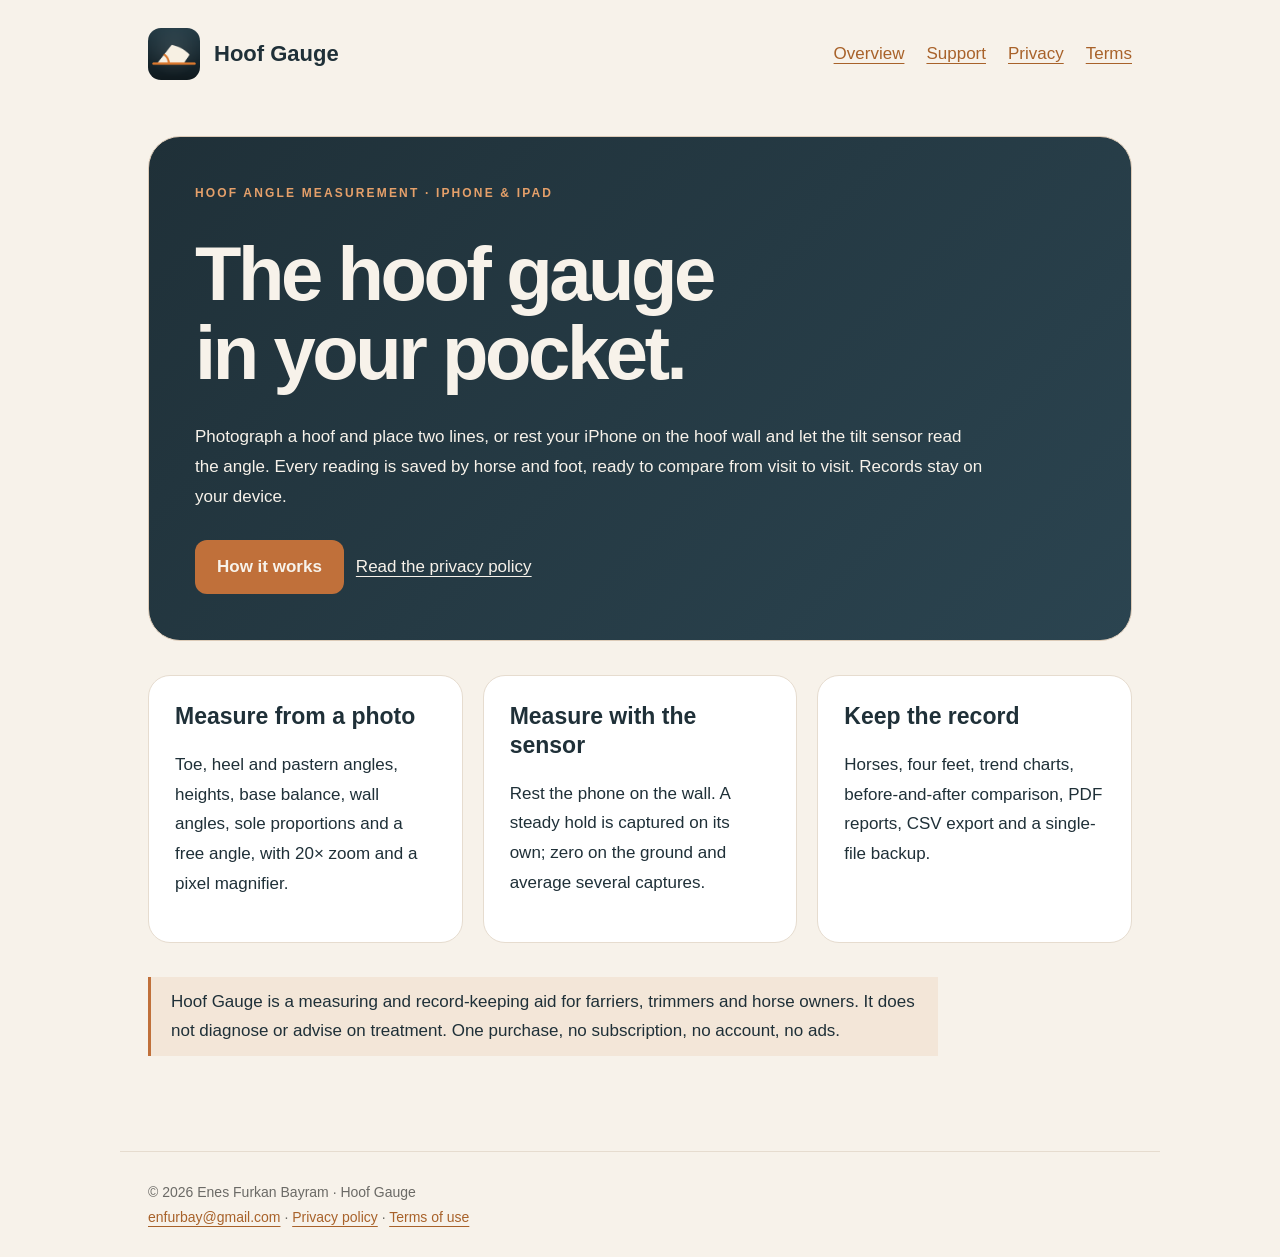
<file: index.html>
<!doctype html><html lang="en"><head><meta charset="utf-8"><meta name="viewport" content="width=device-width,initial-scale=1"><meta name="description" content="Hoof Gauge measures hoof angles from a photo or with the iPhone tilt sensor and keeps records by horse and foot."><title>Hoof angles. Measured and remembered. | Hoof Gauge</title><link rel="icon" href="icon.png"><link rel="stylesheet" href="style.css"></head><body><header><a class="brand" href="index.html"><img src="icon.png" alt="Hoof Gauge icon">Hoof Gauge</a><nav><a href="index.html">Overview</a><a href="support.html">Support</a><a href="privacy-policy.html">Privacy</a><a href="terms.html">Terms</a></nav></header><main><section class="hero"><div class="eyebrow">HOOF ANGLE MEASUREMENT · IPHONE & IPAD</div><h1>The hoof gauge<br>in your pocket.</h1><p>Photograph a hoof and place two lines, or rest your iPhone on the hoof wall and let the tilt sensor read the angle. Every reading is saved by horse and foot, ready to compare from visit to visit. Records stay on your device.</p><a class="button" href="support.html">How it works</a><a href="privacy-policy.html">Read the privacy policy</a></section><section class="grid"><div class="card"><h2>Measure from a photo</h2><p>Toe, heel and pastern angles, heights, base balance, wall angles, sole proportions and a free angle, with 20× zoom and a pixel magnifier.</p></div><div class="card"><h2>Measure with the sensor</h2><p>Rest the phone on the wall. A steady hold is captured on its own; zero on the ground and average several captures.</p></div><div class="card"><h2>Keep the record</h2><p>Horses, four feet, trend charts, before-and-after comparison, PDF reports, CSV export and a single-file backup.</p></div></section><p class="notice">Hoof Gauge is a measuring and record-keeping aid for farriers, trimmers and horse owners. It does not diagnose or advise on treatment. One purchase, no subscription, no account, no ads.</p></main><footer>© 2026 Enes Furkan Bayram · Hoof Gauge<br><a href="mailto:enfurbay@gmail.com">enfurbay@gmail.com</a> · <a href="privacy-policy.html">Privacy policy</a> · <a href="terms.html">Terms of use</a></footer></body></html>
</file>
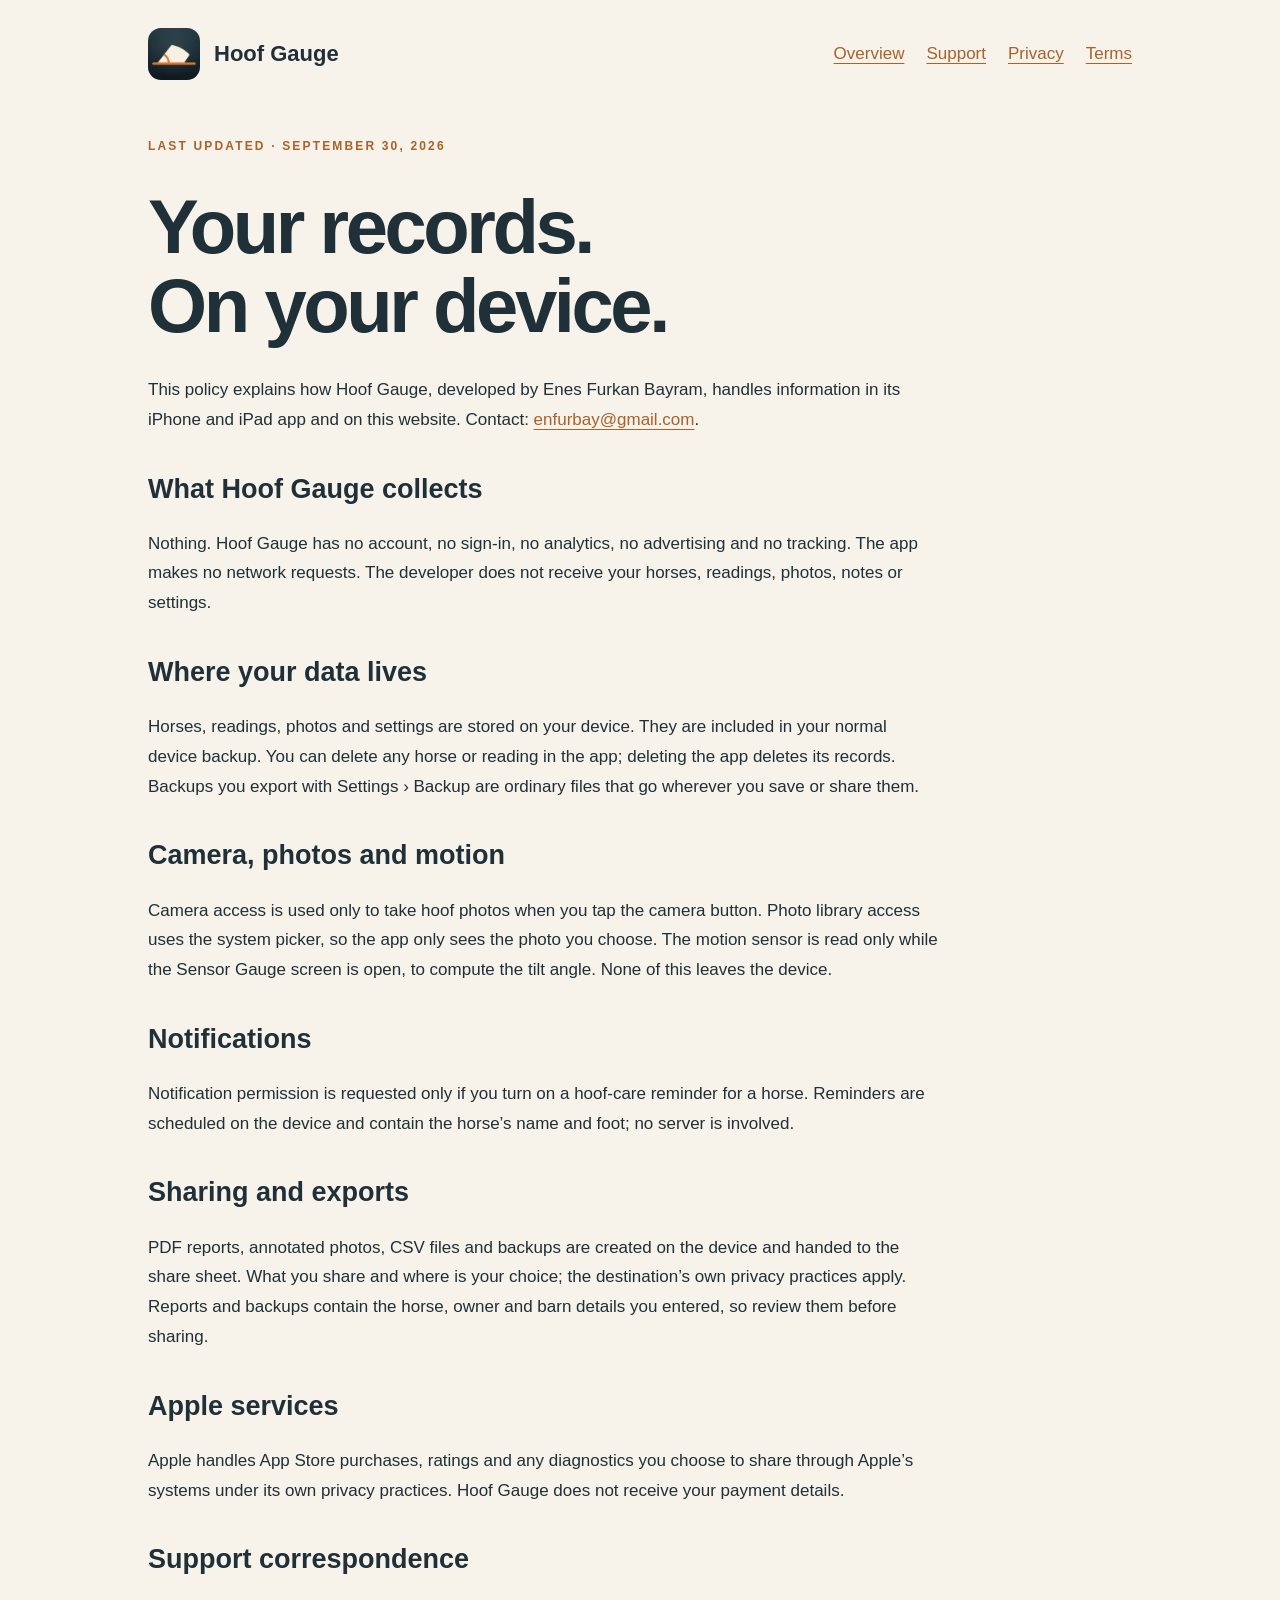
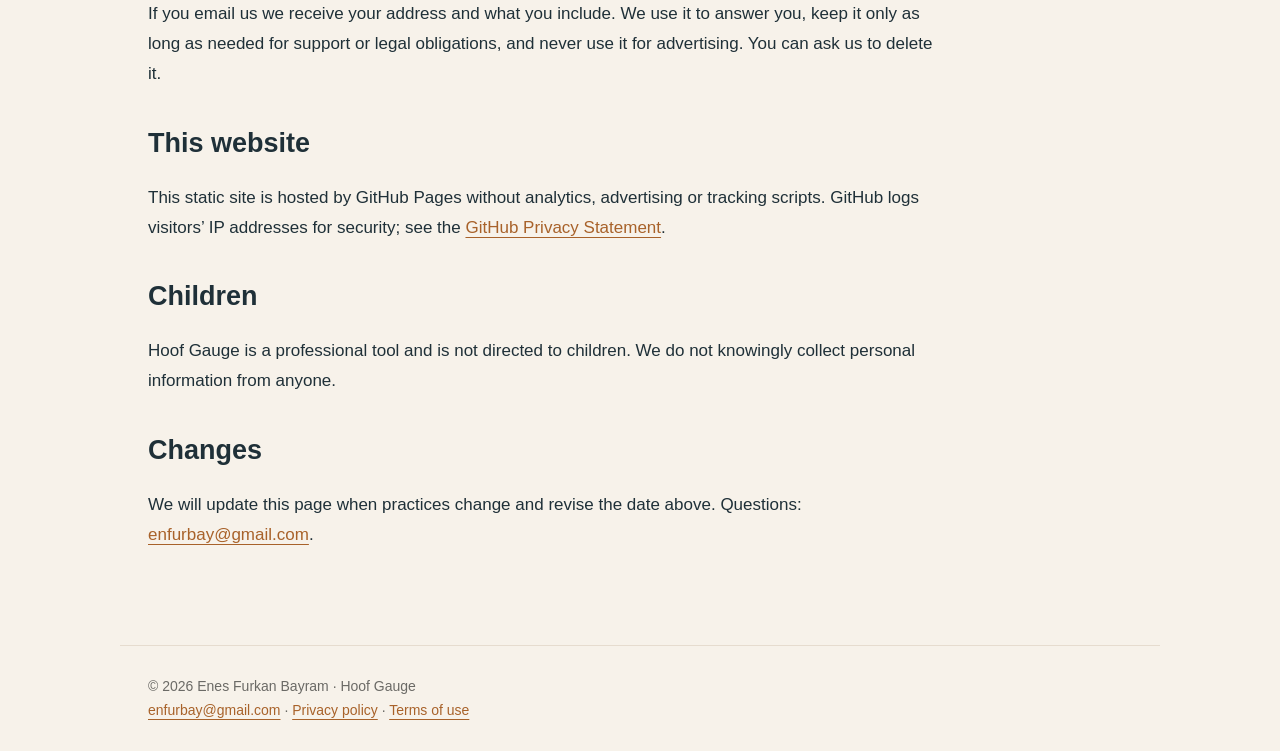
<file: privacy-policy.html>
<!doctype html><html lang="en"><head><meta charset="utf-8"><meta name="viewport" content="width=device-width,initial-scale=1"><meta name="description" content="Hoof Gauge privacy policy: no account, no tracking, no network requests; records stay on your device."><title>Privacy policy | Hoof Gauge</title><link rel="icon" href="icon.png"><link rel="stylesheet" href="style.css"></head><body><header><a class="brand" href="index.html"><img src="icon.png" alt="Hoof Gauge icon">Hoof Gauge</a><nav><a href="index.html">Overview</a><a href="support.html">Support</a><a href="privacy-policy.html">Privacy</a><a href="terms.html">Terms</a></nav></header><main><div class="eyebrow">LAST UPDATED · SEPTEMBER 30, 2026</div><h1>Your records.<br>On your device.</h1><p>This policy explains how Hoof Gauge, developed by Enes Furkan Bayram, handles information in its iPhone and iPad app and on this website. Contact: <a href="mailto:enfurbay@gmail.com">enfurbay@gmail.com</a>.</p><h2>What Hoof Gauge collects</h2><p>Nothing. Hoof Gauge has no account, no sign-in, no analytics, no advertising and no tracking. The app makes no network requests. The developer does not receive your horses, readings, photos, notes or settings.</p><h2>Where your data lives</h2><p>Horses, readings, photos and settings are stored on your device. They are included in your normal device backup. You can delete any horse or reading in the app; deleting the app deletes its records. Backups you export with Settings › Backup are ordinary files that go wherever you save or share them.</p><h2>Camera, photos and motion</h2><p>Camera access is used only to take hoof photos when you tap the camera button. Photo library access uses the system picker, so the app only sees the photo you choose. The motion sensor is read only while the Sensor Gauge screen is open, to compute the tilt angle. None of this leaves the device.</p><h2>Notifications</h2><p>Notification permission is requested only if you turn on a hoof-care reminder for a horse. Reminders are scheduled on the device and contain the horse’s name and foot; no server is involved.</p><h2>Sharing and exports</h2><p>PDF reports, annotated photos, CSV files and backups are created on the device and handed to the share sheet. What you share and where is your choice; the destination’s own privacy practices apply. Reports and backups contain the horse, owner and barn details you entered, so review them before sharing.</p><h2>Apple services</h2><p>Apple handles App Store purchases, ratings and any diagnostics you choose to share through Apple’s systems under its own privacy practices. Hoof Gauge does not receive your payment details.</p><h2>Support correspondence</h2><p>If you email us we receive your address and what you include. We use it to answer you, keep it only as long as needed for support or legal obligations, and never use it for advertising. You can ask us to delete it.</p><h2>This website</h2><p>This static site is hosted by GitHub Pages without analytics, advertising or tracking scripts. GitHub logs visitors’ IP addresses for security; see the <a href="https://docs.github.com/en/site-policy/privacy-policies/github-general-privacy-statement">GitHub Privacy Statement</a>.</p><h2>Children</h2><p>Hoof Gauge is a professional tool and is not directed to children. We do not knowingly collect personal information from anyone.</p><h2>Changes</h2><p>We will update this page when practices change and revise the date above. Questions: <a href="mailto:enfurbay@gmail.com">enfurbay@gmail.com</a>.</p></main><footer>© 2026 Enes Furkan Bayram · Hoof Gauge<br><a href="mailto:enfurbay@gmail.com">enfurbay@gmail.com</a> · <a href="privacy-policy.html">Privacy policy</a> · <a href="terms.html">Terms of use</a></footer></body></html>
</file>
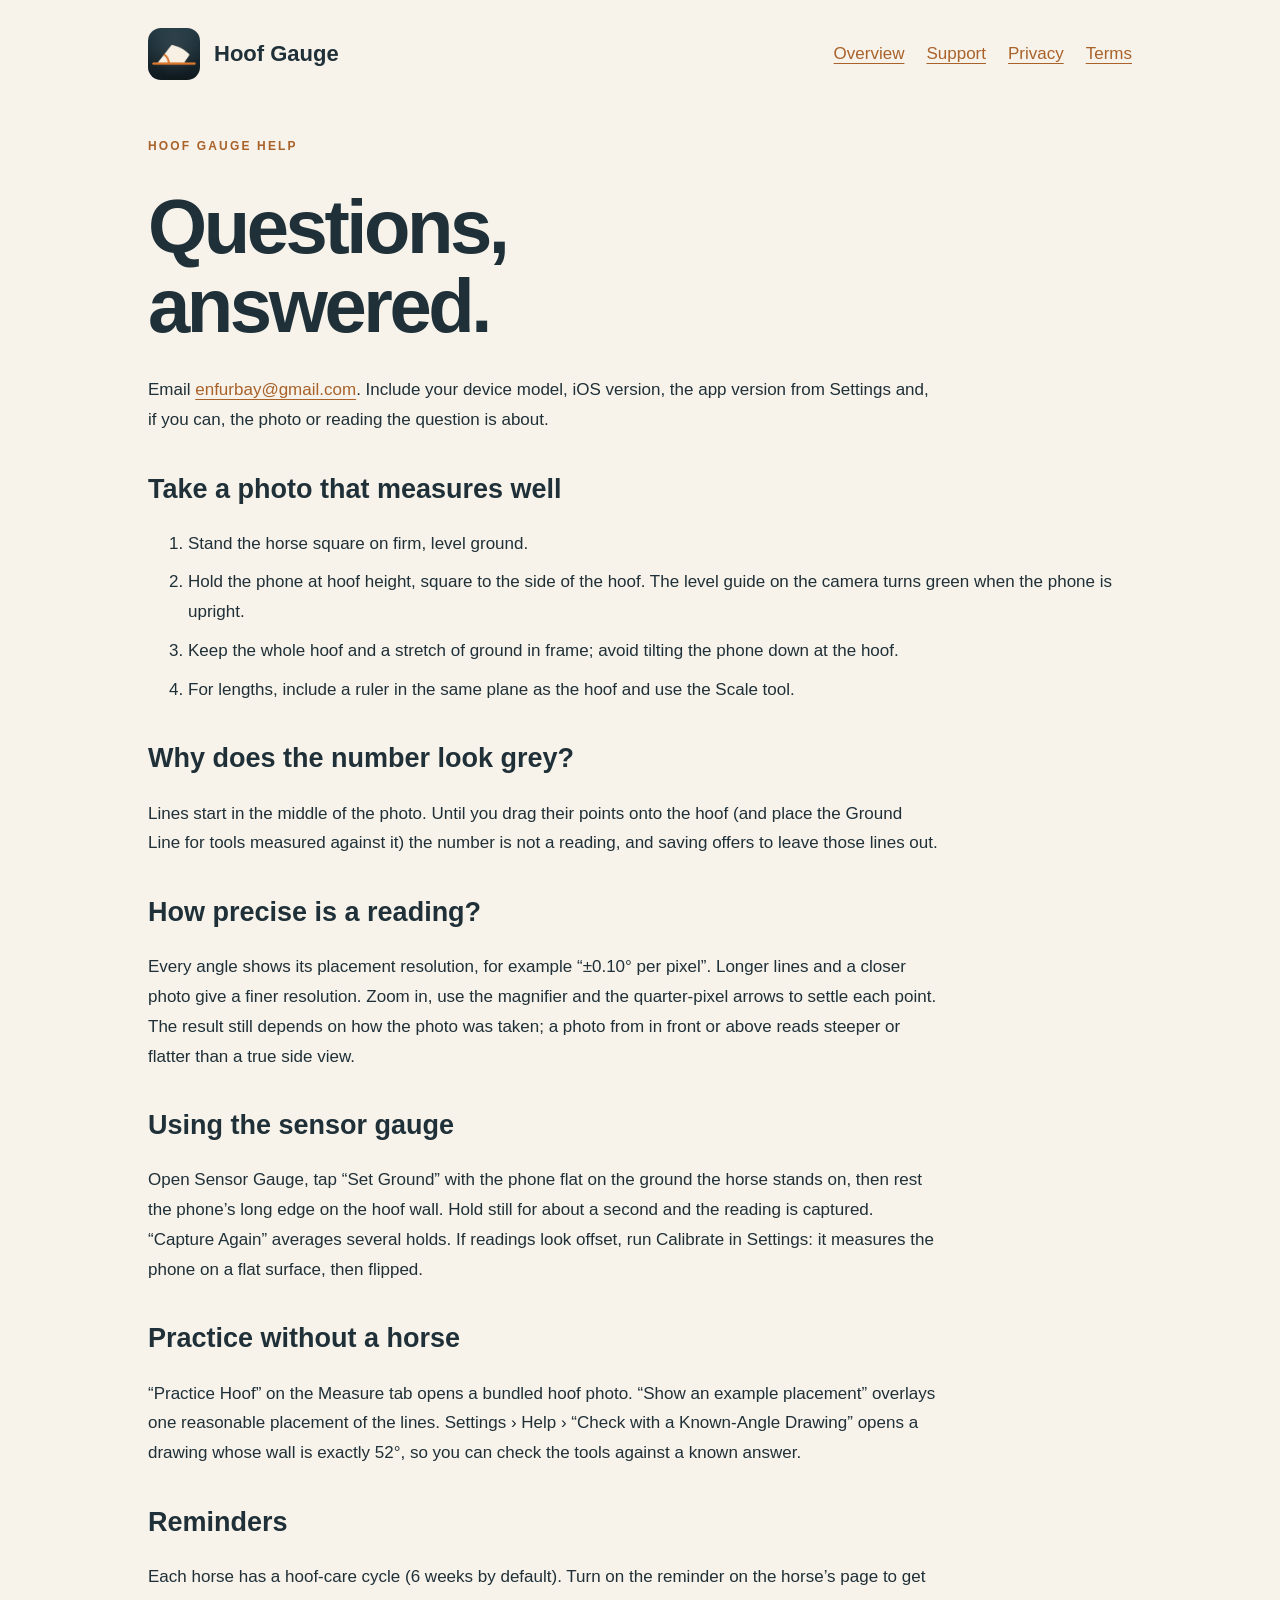
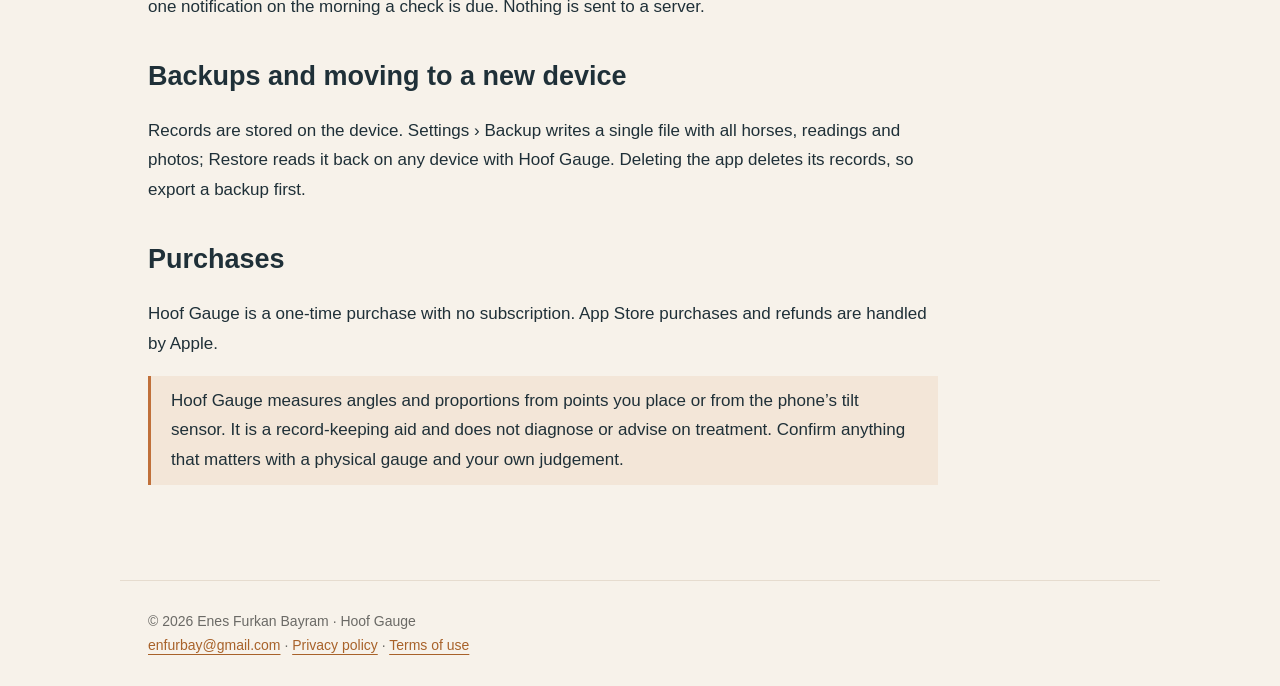
<file: support.html>
<!doctype html><html lang="en"><head><meta charset="utf-8"><meta name="viewport" content="width=device-width,initial-scale=1"><meta name="description" content="Help for Hoof Gauge: taking photos that measure well, using the sensor gauge, backups and reminders."><title>Support | Hoof Gauge</title><link rel="icon" href="icon.png"><link rel="stylesheet" href="style.css"></head><body><header><a class="brand" href="index.html"><img src="icon.png" alt="Hoof Gauge icon">Hoof Gauge</a><nav><a href="index.html">Overview</a><a href="support.html">Support</a><a href="privacy-policy.html">Privacy</a><a href="terms.html">Terms</a></nav></header><main><div class="eyebrow">HOOF GAUGE HELP</div><h1>Questions,<br>answered.</h1><p>Email <a href="mailto:enfurbay@gmail.com?subject=Hoof%20Gauge%20support">enfurbay@gmail.com</a>. Include your device model, iOS version, the app version from Settings and, if you can, the photo or reading the question is about.</p><h2>Take a photo that measures well</h2><ol><li>Stand the horse square on firm, level ground.</li><li>Hold the phone at hoof height, square to the side of the hoof. The level guide on the camera turns green when the phone is upright.</li><li>Keep the whole hoof and a stretch of ground in frame; avoid tilting the phone down at the hoof.</li><li>For lengths, include a ruler in the same plane as the hoof and use the Scale tool.</li></ol><h2>Why does the number look grey?</h2><p>Lines start in the middle of the photo. Until you drag their points onto the hoof (and place the Ground Line for tools measured against it) the number is not a reading, and saving offers to leave those lines out.</p><h2>How precise is a reading?</h2><p>Every angle shows its placement resolution, for example “±0.10° per pixel”. Longer lines and a closer photo give a finer resolution. Zoom in, use the magnifier and the quarter-pixel arrows to settle each point. The result still depends on how the photo was taken; a photo from in front or above reads steeper or flatter than a true side view.</p><h2>Using the sensor gauge</h2><p>Open Sensor Gauge, tap “Set Ground” with the phone flat on the ground the horse stands on, then rest the phone’s long edge on the hoof wall. Hold still for about a second and the reading is captured. “Capture Again” averages several holds. If readings look offset, run Calibrate in Settings: it measures the phone on a flat surface, then flipped.</p><h2>Practice without a horse</h2><p>“Practice Hoof” on the Measure tab opens a bundled hoof photo. “Show an example placement” overlays one reasonable placement of the lines. Settings › Help › “Check with a Known-Angle Drawing” opens a drawing whose wall is exactly 52°, so you can check the tools against a known answer.</p><h2>Reminders</h2><p>Each horse has a hoof-care cycle (6 weeks by default). Turn on the reminder on the horse’s page to get one notification on the morning a check is due. Nothing is sent to a server.</p><h2>Backups and moving to a new device</h2><p>Records are stored on the device. Settings › Backup writes a single file with all horses, readings and photos; Restore reads it back on any device with Hoof Gauge. Deleting the app deletes its records, so export a backup first.</p><h2>Purchases</h2><p>Hoof Gauge is a one-time purchase with no subscription. App Store purchases and refunds are handled by Apple.</p><p class="notice">Hoof Gauge measures angles and proportions from points you place or from the phone’s tilt sensor. It is a record-keeping aid and does not diagnose or advise on treatment. Confirm anything that matters with a physical gauge and your own judgement.</p></main><footer>© 2026 Enes Furkan Bayram · Hoof Gauge<br><a href="mailto:enfurbay@gmail.com">enfurbay@gmail.com</a> · <a href="privacy-policy.html">Privacy policy</a> · <a href="terms.html">Terms of use</a></footer></body></html>
</file>
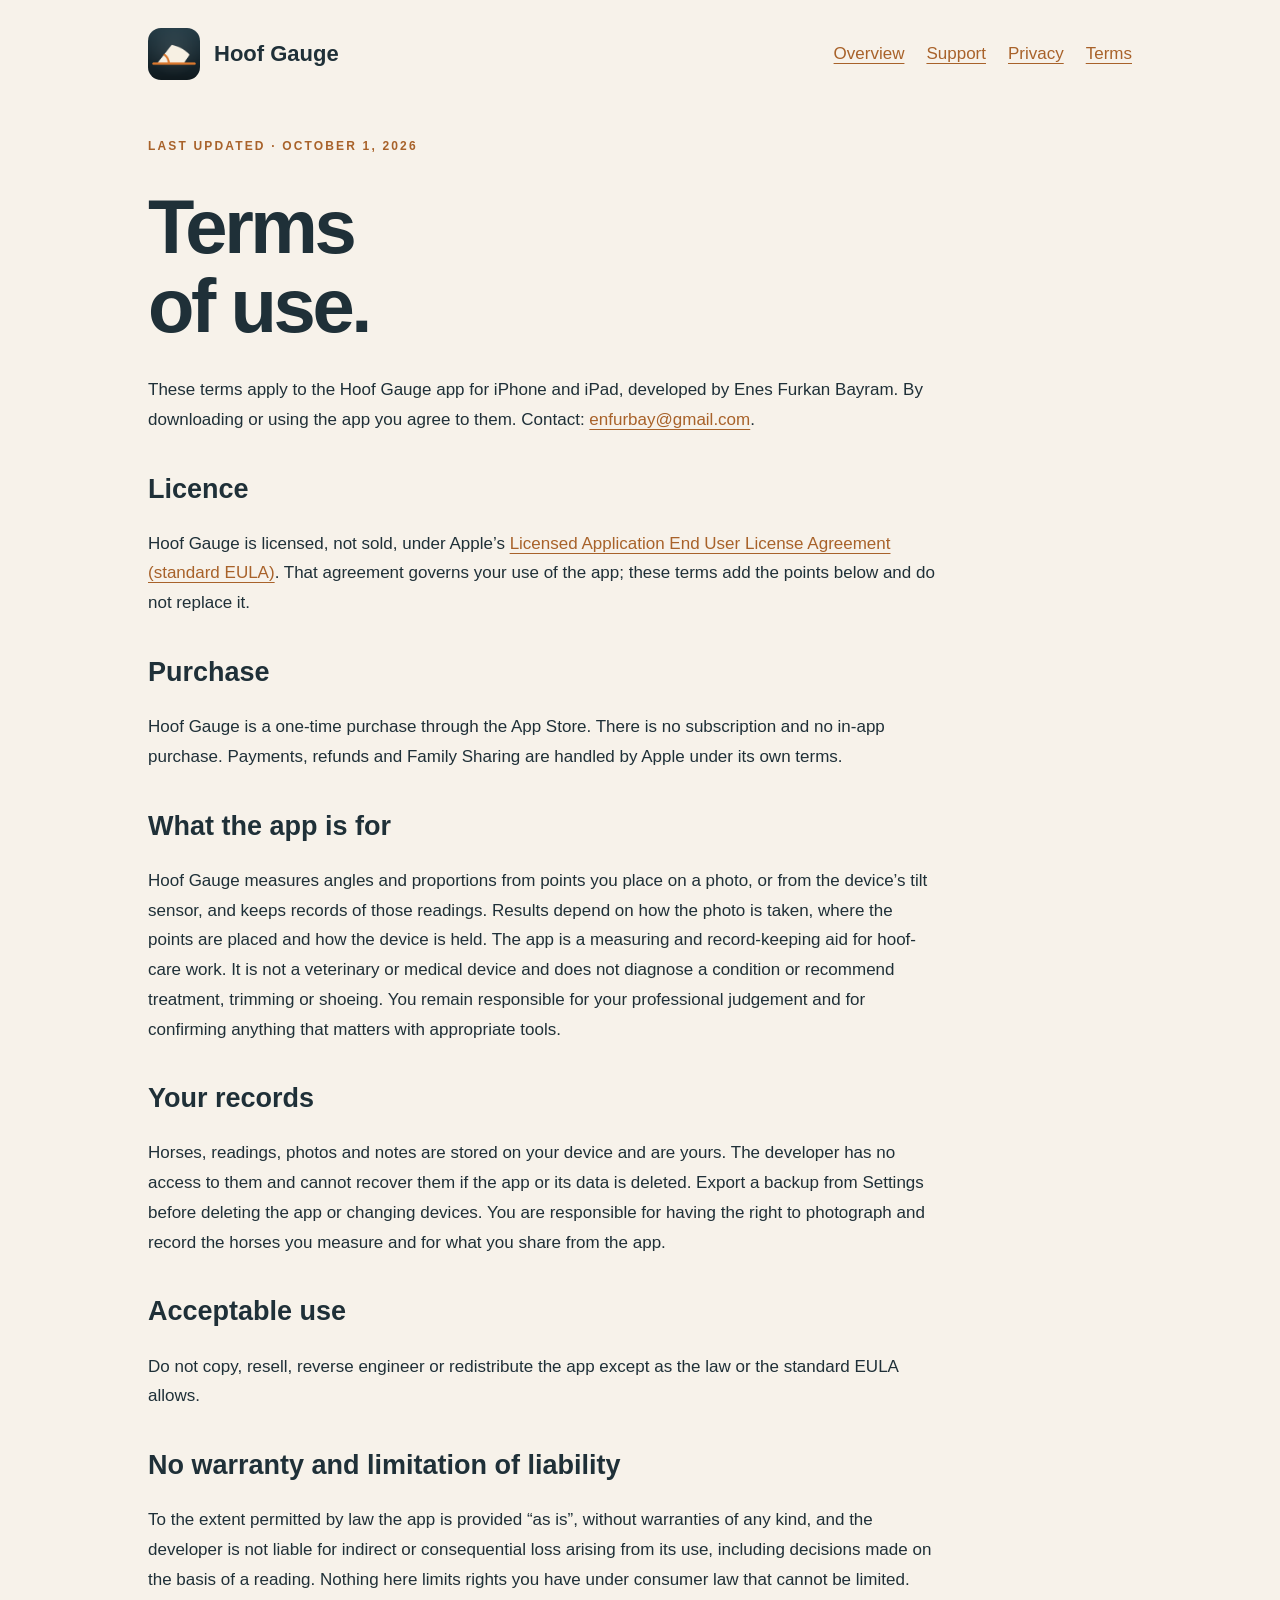
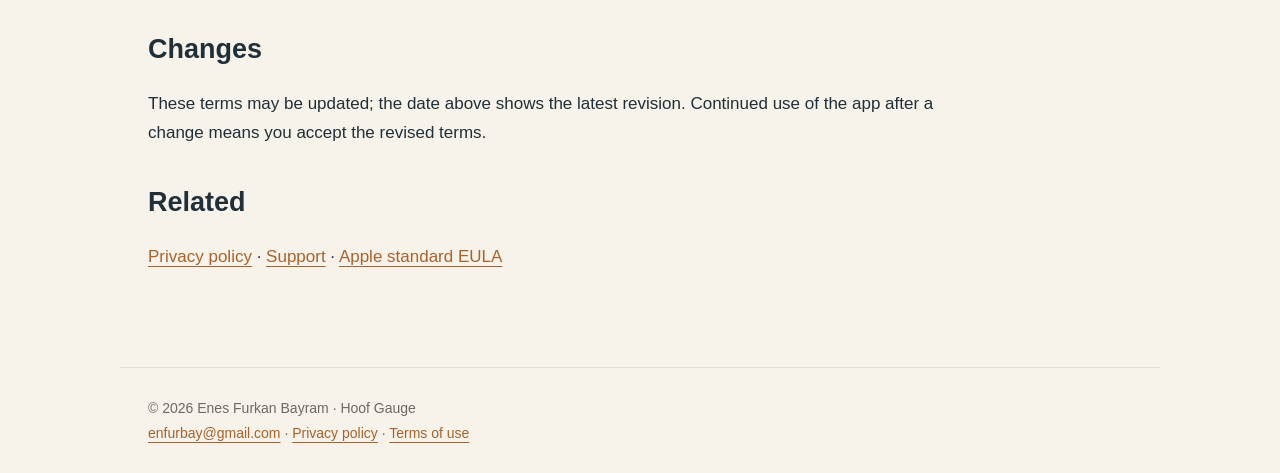
<file: terms.html>
<!doctype html><html lang="en"><head><meta charset="utf-8"><meta name="viewport" content="width=device-width,initial-scale=1"><meta name="description" content="Terms of use for Hoof Gauge: licence under Apple&#x27;s standard EULA, one-time purchase, intended use and limits."><title>Terms of use | Hoof Gauge</title><link rel="icon" href="icon.png"><link rel="stylesheet" href="style.css"></head><body><header><a class="brand" href="index.html"><img src="icon.png" alt="Hoof Gauge icon">Hoof Gauge</a><nav><a href="index.html">Overview</a><a href="support.html">Support</a><a href="privacy-policy.html">Privacy</a><a href="terms.html">Terms</a></nav></header><main><div class="eyebrow">LAST UPDATED · OCTOBER 1, 2026</div><h1>Terms<br>of use.</h1><p>These terms apply to the Hoof Gauge app for iPhone and iPad, developed by Enes Furkan Bayram. By downloading or using the app you agree to them. Contact: <a href="mailto:enfurbay@gmail.com">enfurbay@gmail.com</a>.</p><h2>Licence</h2><p>Hoof Gauge is licensed, not sold, under Apple’s <a href="https://www.apple.com/legal/internet-services/itunes/dev/stdeula/">Licensed Application End User License Agreement (standard EULA)</a>. That agreement governs your use of the app; these terms add the points below and do not replace it.</p><h2>Purchase</h2><p>Hoof Gauge is a one-time purchase through the App Store. There is no subscription and no in-app purchase. Payments, refunds and Family Sharing are handled by Apple under its own terms.</p><h2>What the app is for</h2><p>Hoof Gauge measures angles and proportions from points you place on a photo, or from the device’s tilt sensor, and keeps records of those readings. Results depend on how the photo is taken, where the points are placed and how the device is held. The app is a measuring and record-keeping aid for hoof-care work. It is not a veterinary or medical device and does not diagnose a condition or recommend treatment, trimming or shoeing. You remain responsible for your professional judgement and for confirming anything that matters with appropriate tools.</p><h2>Your records</h2><p>Horses, readings, photos and notes are stored on your device and are yours. The developer has no access to them and cannot recover them if the app or its data is deleted. Export a backup from Settings before deleting the app or changing devices. You are responsible for having the right to photograph and record the horses you measure and for what you share from the app.</p><h2>Acceptable use</h2><p>Do not copy, resell, reverse engineer or redistribute the app except as the law or the standard EULA allows.</p><h2>No warranty and limitation of liability</h2><p>To the extent permitted by law the app is provided “as is”, without warranties of any kind, and the developer is not liable for indirect or consequential loss arising from its use, including decisions made on the basis of a reading. Nothing here limits rights you have under consumer law that cannot be limited.</p><h2>Changes</h2><p>These terms may be updated; the date above shows the latest revision. Continued use of the app after a change means you accept the revised terms.</p><h2>Related</h2><p><a href="privacy-policy.html">Privacy policy</a> · <a href="support.html">Support</a> · <a href="https://www.apple.com/legal/internet-services/itunes/dev/stdeula/">Apple standard EULA</a></p></main><footer>© 2026 Enes Furkan Bayram · Hoof Gauge<br><a href="mailto:enfurbay@gmail.com">enfurbay@gmail.com</a> · <a href="privacy-policy.html">Privacy policy</a> · <a href="terms.html">Terms of use</a></footer></body></html>
</file>
<file: style.css>
*{box-sizing:border-box}body{margin:0;color:#1f3038;background:#f7f2ea;font:17px/1.75 -apple-system,BlinkMacSystemFont,"Segoe UI",sans-serif}header,main,footer{max-width:1040px;margin:auto;padding:28px}header{display:flex;align-items:center;justify-content:space-between;gap:24px}a{color:#a8622a;text-underline-offset:4px}nav{display:flex;gap:22px}.brand{display:flex;align-items:center;gap:14px;font-size:22px;font-weight:700;color:inherit;text-decoration:none}.brand img{width:52px;border-radius:13px}h1{font-size:clamp(40px,7vw,76px);line-height:1.04;letter-spacing:-.045em;margin:30px 0}h2{font-size:27px;line-height:1.25;margin-top:38px}p{max-width:790px}.eyebrow{font-size:12px;letter-spacing:.18em;color:#a8622a;font-weight:700}.hero{padding:46px;border:1px solid #dccbb8;border-radius:32px;background:linear-gradient(135deg,#1f3038 0%,#2b4450 100%);color:#f7f2ea}.hero .eyebrow{color:#e5a06a}.hero a{color:#f7f2ea}.button{display:inline-block;padding:12px 22px;border-radius:12px;background:#c0703a;color:white;text-decoration:none;font-weight:600;margin:12px 12px 0 0}.grid{display:grid;grid-template-columns:repeat(auto-fit,minmax(240px,1fr));gap:20px;margin:34px 0}.card{background:#fff;border:1px solid #e6dccf;border-radius:22px;padding:26px}.card h2{margin-top:0;font-size:23px}footer{border-top:1px solid #e6dccf;color:#6b6a66;font-size:14px;margin-top:50px}.notice{border-left:3px solid #c0703a;padding:10px 20px;background:#f3e6d8}li{margin:9px 0}@media(max-width:580px){header{align-items:flex-start;flex-direction:column}header,main,footer{padding:22px}.hero{padding:26px}nav{font-size:15px}}
</file>
